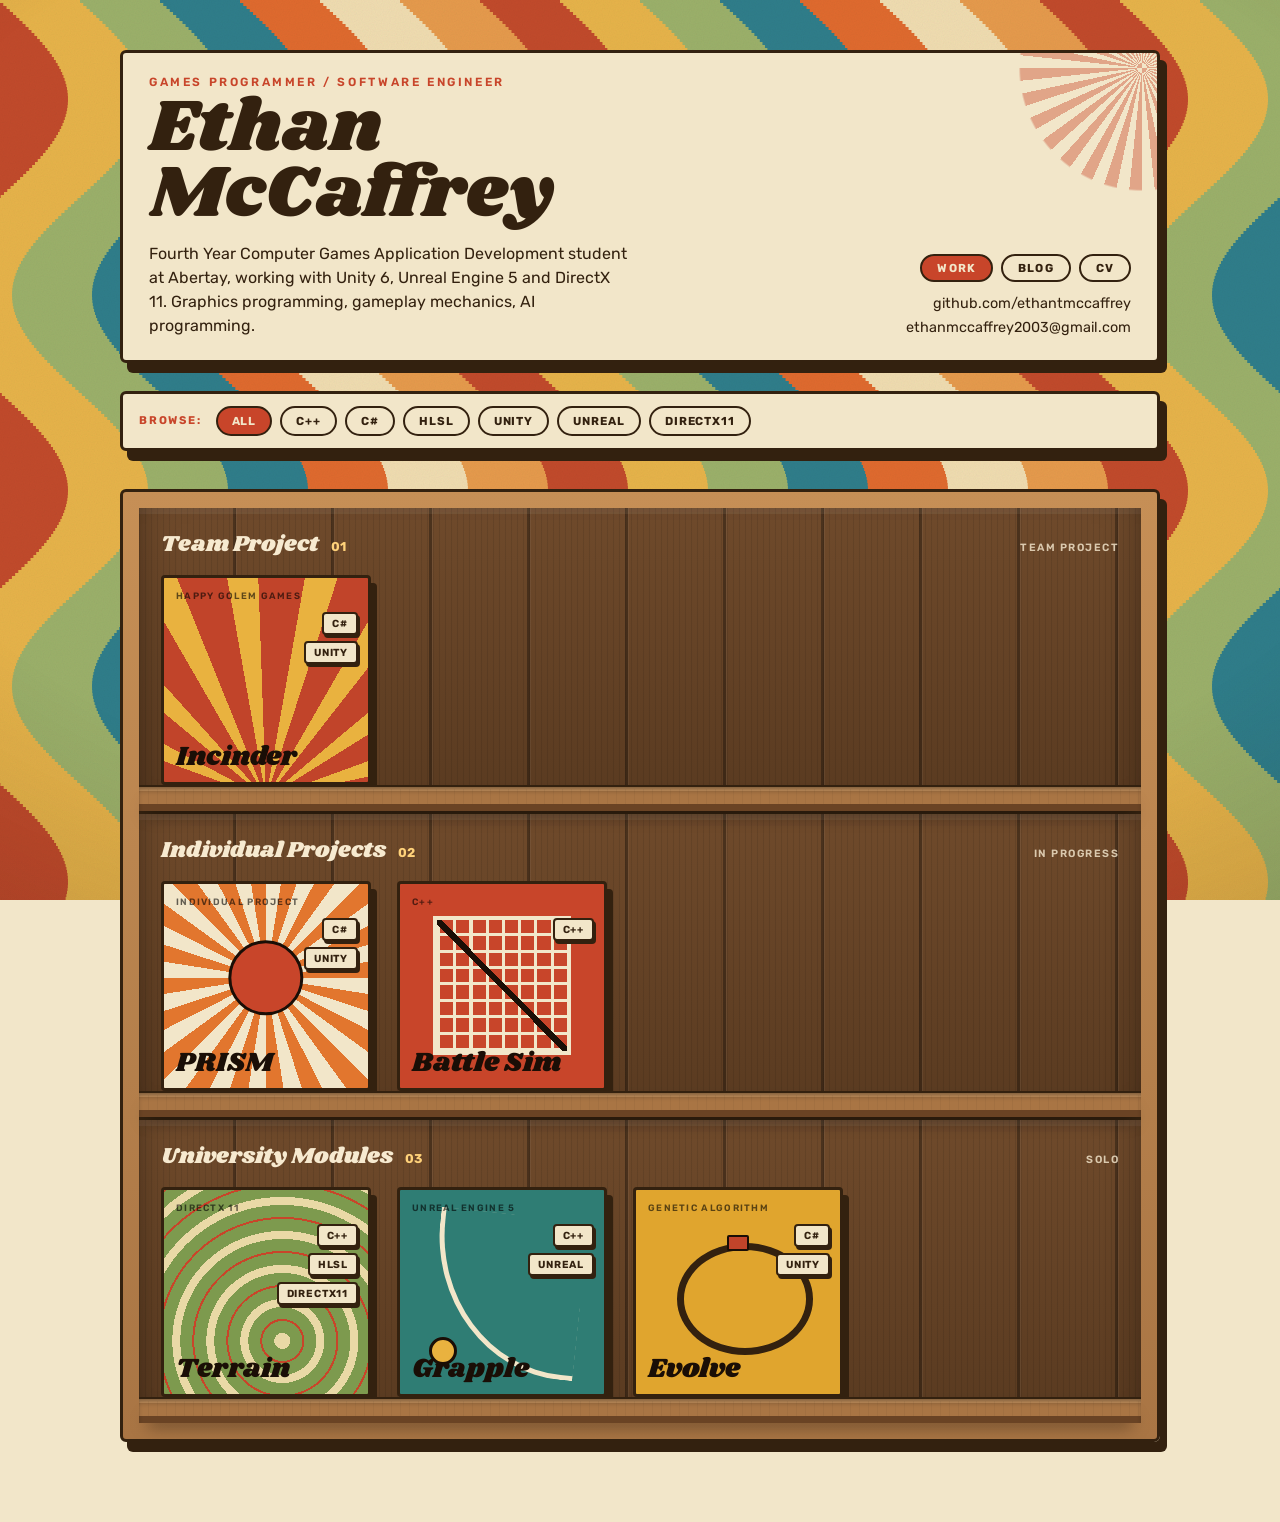
<file: index.html>
<!DOCTYPE html>
<html lang="en">
    <head>
        <meta charset="UTF-8">
        <meta name="viewport" content="width=device-width, initial-scale=1.0">
        <title>Ethan McCaffrey - Portfolio</title>

        <link rel="preconnect" href="https://fonts.googleapis.com">
        <link rel="preconnect" href="https://fonts.gstatic.com" crossorigin>
        <link rel="stylesheet" href="https://fonts.googleapis.com/css2?family=Shrikhand&family=Rubik:wght@400;500;600;700&display=swap">

        <link rel="stylesheet" href="style.css">
    </head>
    <body>
        <canvas id="wall"></canvas>
        <div id="wall-tint"></div>
        <div class="grain"></div>

        <div class="wrap">
            <header class="masthead">
                <div class="sunburst"></div>
                <div class="brand">
                    <p class="eyebrow">Games Programmer / Software Engineer</p>
                    <h1>Ethan<br>McCaffrey</h1>
                    <p class="tagline">Fourth Year Computer Games Application Development student at Abertay, working with Unity 6, Unreal Engine 5 and DirectX 11. Graphics programming, gameplay mechanics, AI programming.</p>
                </div>
                <div class="contact">
                    <nav class="nav">
                        <a href="index.html" class="nav-link is-current">Work</a>
                        <a href="blog.html" class="nav-link">Blog</a>
                        <a href="cv.html" class="nav-link">CV</a>
                    </nav>
                    <a href="https://github.com/ethantmccaffrey" target="_blank" rel="noopener">github.com/ethantmccaffrey</a>
                    <a href="mailto:ethanmccaffrey2003@gmail.com">ethanmccaffrey2003@gmail.com</a>
                </div>
            </header>

            <nav class="tool-filter" id="tool-filter" aria-label="Filter projects by tool"></nav>
            <main class="shelf" id="shelf"></main>
        </div>

        <section class="player" id="player" aria-hidden="true">
            <div class="player-bg" aria-hidden="true"></div>
            <div class="player-scroll">

                <div class="player-top">
                    <button class="back" id="back">&lsaquo; Back to shelf</button>
                    <span class="player-ctx" id="player-ctx">University Modules</span>
                </div>

                <div class="hero">
                    <div class="stage">
                        <div class="disc"></div>
                        <div class="player-art art cv-prism"></div>
                    </div>

                    <div class="player-info">
                        <p class="player-kicker">Individual Project</p>
                        <h2 class="player-title">PRISM</h2>
                        <p class="player-sub">Music-embodiment visualiser</p>
                        <p class="player-tech">Unity 6 &middot; C# &middot; Python</p>

                        <div class="scrub">
                            <div class="scrub-bar"><span id="player-progress"></span></div>
                            <div class="scrub-time"><span id="player-time">1:24</span><span id="player-year">2026</span></div>
                        </div>

                        <div class="controls">
                            <button id="prev" aria-label="Previous project"><svg viewBox="0 0 24 24"><path d="M7 6h2v12H7zM9 12l10 6V6z"/></svg></button>
                            <button class="play" aria-label="Play (decorative)"><svg viewBox="0 0 24 24"><path d="M8 5v14l11-7z"/></svg></button>
                            <button id="next" aria-label="Next project"><svg viewBox="0 0 24 24"><path d="M15 6h2v12h-2zM6 18l10-6L6 6z"/></svg></button>
                            <a class="gh" id="player-link" href="#" target="_blank" rel="noopener"></a>
                        </div>

                        <p class="player-blurb"></p>
                        <div class="tags" id="player-tags"></div>
                    </div>

                </div>

                <section class="insert" id="player-insert" hidden></section>

                <section class="sleeve-back" id="player-sleeve" hidden></section>

            </div>
        </section>

        <script src="script.js"></script>
    </body>
</html>
</file>
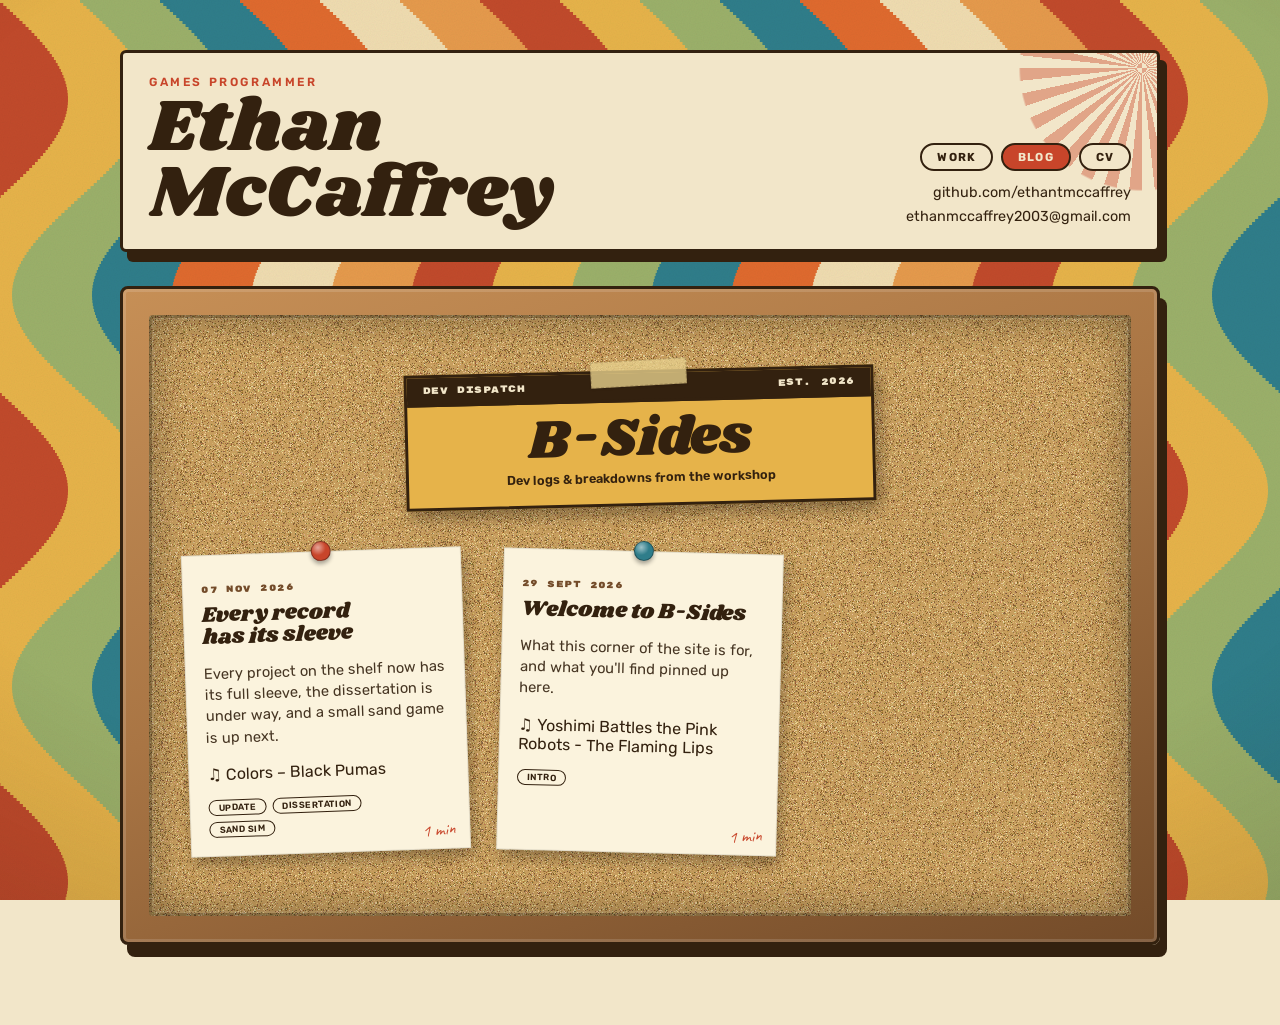
<file: blog.html>
<!DOCTYPE html>
<html lang="en">
<head>
<meta charset="UTF-8">
<meta name="viewport" content="width=device-width, initial-scale=1.0">
<title>Ethan McCaffrey - Blog</title>

<link rel="preconnect" href="https://fonts.googleapis.com">
<link rel="preconnect" href="https://fonts.gstatic.com" crossorigin>
<link rel="stylesheet" href="https://fonts.googleapis.com/css2?family=Shrikhand&family=Rubik:wght@400;500;600;700&family=Rubik+Mono+One&family=Caveat:wght@600;700&display=swap">
<link rel="stylesheet" href="style.css">

<style>
:root{ --gold:#e6b34a; --hand:"Caveat",cursive; --mono:"Rubik Mono One",monospace; }

.board{margin-top:34px;border-radius:8px;padding:clamp(16px,2.2vw,26px);
  background:linear-gradient(160deg,var(--wood-lite),var(--wood) 45%,var(--wood-dark));
  border:3px solid var(--ink);box-shadow:7px 12px 0 var(--ink), inset 0 0 0 3px #ffffff22;}
.cork{position:relative;border-radius:4px;border:3px solid #00000055;padding:clamp(24px,4vw,46px) clamp(18px,3vw,34px) clamp(40px,5vw,60px);
  background:#c69e5c url("images/cork.png");background-size:320px;
  box-shadow:inset 0 0 40px #00000055, inset 0 0 0 2px #ffffff14;}

.flyer{position:relative;width:min(470px,90%);margin:6px auto 44px;background:var(--gold);
  border:3px solid var(--ink);box-shadow:4px 8px 16px #00000055;transform:rotate(-1.4deg);}
.flyer-top{display:flex;justify-content:space-between;align-items:center;gap:10px;padding:7px 16px;border-bottom:3px solid var(--ink);
  background:var(--ink);color:var(--paper);font-family:var(--mono);font-size:.58rem;letter-spacing:.06em;text-transform:uppercase;}
.flyer-name{padding:14px 18px 18px;text-align:center;}
.flyer-name h2{font-family:var(--display);font-size:clamp(2.3rem,6.5vw,3.4rem);line-height:.85;color:var(--ink);}
.flyer-name p{font-family:var(--text);font-weight:600;font-size:.8rem;margin:.5rem 0 0;}
.flyer .tape{position:absolute;top:-13px;left:50%;transform:translateX(-50%) rotate(-2deg);width:96px;height:26px;z-index:2;
  background:#e7cf8bcc;border:1px dashed #33210f33;box-shadow:0 1px 2px #00000022;}

.notes{display:grid;grid-template-columns:repeat(auto-fill,minmax(250px,1fr));gap:clamp(26px,3vw,40px) clamp(22px,2.6vw,34px);}
.note{position:relative;display:block;text-decoration:none;color:var(--ink);background:#fbf3dd;
  border:1px solid #00000018;box-shadow:3px 7px 14px #00000048;padding:20px 18px 18px;
  transition:transform .18s var(--ease), box-shadow .18s var(--ease);}
.note:nth-child(3n+1){transform:rotate(-2deg);}
.note:nth-child(3n+2){transform:rotate(1.5deg);}
.note:nth-child(3n+3){transform:rotate(-.6deg);}
.note:hover{transform:rotate(0) translateY(-4px);box-shadow:5px 12px 20px #00000055;z-index:2;}
.pin{position:absolute;top:-11px;left:50%;transform:translateX(-50%);width:20px;height:20px;border-radius:50%;
  background:radial-gradient(circle at 35% 30%, #fff8, transparent 45%), var(--accent);
  border:1px solid #00000055;box-shadow:0 3px 4px #00000055;}
.note:nth-child(3n+2) .pin{background:radial-gradient(circle at 35% 30%, #fff8, transparent 45%), var(--teal, #2f7d8a);}
.note:nth-child(3n+3) .pin{background:radial-gradient(circle at 35% 30%, #fff8, transparent 45%), var(--gold);}
.note .date{font-family:var(--mono);font-size:.56rem;letter-spacing:.05em;text-transform:uppercase;color:var(--wood-dark);}
.note h3{font-family:var(--display);font-size:1.35rem;line-height:1.02;margin:.5rem 0 .5rem;}
.note .stand{font-size:.92rem;line-height:1.45;opacity:.9;}
.note .tags{margin-top:.8rem;display:flex;flex-wrap:wrap;gap:6px;}
.note .tags span{font-family:var(--text);font-weight:600;font-size:.56rem;letter-spacing:.05em;text-transform:uppercase;
  border:1.5px solid var(--ink);border-radius:100px;padding:2px 9px;}
.note .rt{font-family:var(--hand);font-size:1.1rem;color:var(--accent);position:absolute;right:14px;bottom:8px;transform:rotate(-4deg);}
.soundtrack{display:flex;align-items:center;gap:22px;margin-top:2.4rem;padding-top:1.8rem;border-top:2px dashed var(--line);}
.sound-disc{flex:0 0 auto;width:86px;aspect-ratio:1;border-radius:50%;border:3px solid var(--ink);box-shadow:4px 5px 0 var(--ink);
  background:
    radial-gradient(circle, var(--paper) 0 4%, var(--accent) 4% 24%, var(--ink) 24% 27%, transparent 27%),
    repeating-radial-gradient(circle, #1a0e06 0 3px, #2e1c10 3px 5px);}
.soundtrack:hover .sound-disc{animation:spin 3s linear infinite;}
@keyframes spin{to{transform:rotate(360deg);}}
@media (prefers-reduced-motion:reduce){.soundtrack:hover .sound-disc{animation:none;}}
.sound-label{font-family:var(--hand);font-size:1.35rem;color:var(--accent);margin:0;}
.sound-title{font-family:var(--display);font-size:1.8rem;line-height:1;margin:.15rem 0 .25rem;}
.sound-artist{font-weight:600;font-size:1rem;margin:0;opacity:.8;}
.note .tags{padding-right:52px;}

.blog-state{text-align:center;padding:44px 20px;font-size:1.05rem;line-height:1.6;color:var(--paper);text-shadow:1px 1px 0 #0006;}
.blog-state code{background:#0004;padding:2px 7px;border-radius:4px;font-family:var(--mono);font-size:.85em;}
.blog-state a{color:#fff;font-weight:700;}

.back-link{display:inline-flex;align-items:center;gap:7px;margin:0 auto 22px;background:var(--paper);border:2px solid var(--ink);
  color:var(--ink);border-radius:100px;padding:7px 16px;font-family:var(--text);font-weight:600;font-size:.82rem;text-decoration:none;cursor:pointer;
  box-shadow:2px 3px 0 var(--ink);}
.back-link:hover{background:var(--ink);color:var(--paper);}
.sheet{position:relative;max-width:760px;margin:0 auto;background:#fbf3dd;border:1px solid #00000018;
  box-shadow:4px 12px 26px #00000066;padding:38px clamp(22px,4vw,50px) 44px;}
.sheet .pin{top:-13px;width:22px;height:22px;}
.sheet .kicker{font-family:var(--mono);font-size:.64rem;letter-spacing:.06em;text-transform:uppercase;color:var(--wood-dark);}
.sheet h1{font-family:var(--display);font-size:clamp(2rem,5vw,3rem);line-height:1;margin:.4rem 0 1rem;}
.sheet .a-tags{display:flex;flex-wrap:wrap;gap:8px;margin-bottom:1.4rem;}
.sheet .a-tags span{font-family:var(--text);font-weight:600;font-size:.62rem;letter-spacing:.05em;text-transform:uppercase;border:2px solid var(--ink);border-radius:100px;padding:3px 11px;}
.article-body{font-size:1.05rem;line-height:1.66;}
.article-body h1,.article-body h2,.article-body h3{font-family:var(--display);line-height:1.05;margin:1.6rem 0 .6rem;}
.article-body h2{font-size:1.5rem;} .article-body h3{font-size:1.2rem;}
.article-body p{margin:0 0 1rem;}
.article-body a{color:var(--accent);}
.article-body img{max-width:100%;height:auto;border:3px solid var(--ink);border-radius:4px;}
.article-body pre{background:var(--ink);color:var(--paper);padding:14px 16px;border-radius:6px;overflow:auto;font-size:.9rem;}
.article-body code{font-family:var(--mono);font-size:.86em;}
.article-body pre code{background:none;}
.article-body blockquote{border-left:4px solid var(--accent);margin:1rem 0;padding:.2rem 0 .2rem 16px;opacity:.9;}
.wrap-narrow{padding-top:6px;}
</style>
</head>
<body>
<canvas id="wall"></canvas>
<div id="wall-tint"></div>
<div class="grain"></div>

<div class="wrap">
    <header class="masthead">
        <div class="sunburst"></div>
        <div class="brand">
            <p class="eyebrow">Games Programmer</p>
            <h1>Ethan<br>McCaffrey</h1>
        </div>
        <div class="contact">
            <nav class="nav">
                <a href="index.html" class="nav-link">Work</a>
                <a href="blog.html" class="nav-link is-current">Blog</a>
                <a href="cv.html" class="nav-link">CV</a>
            </nav>
            <a href="https://github.com/ethantmccaffrey" target="_blank" rel="noopener">github.com/ethantmccaffrey</a>
            <a href="mailto:ethanmccaffrey2003@gmail.com">ethanmccaffrey2003@gmail.com</a>
        </div>
    </header>

    <div class="board">
        <div class="cork">
            <div class="flyer">
                <span class="tape"></span>
                <div class="flyer-top"><span>Dev Dispatch</span><span>Est. 2026</span></div>
                <div class="flyer-name">
                    <h2>B-Sides</h2>
                    <p>Dev logs &amp; breakdowns from the workshop</p>
                </div>
            </div>

            <div id="blog-view">
                <div class="blog-state">Loading posts&hellip;</div>
            </div>
        </div>
    </div>
</div>

<script>
    const wall = document.getElementById("wall");
    const wx = wall.getContext("2d");
    const STRIPES = ["#e6b34a", "#9bb06a", "#2f7d8a", "#df6a2e", "#efdcb0", "#e59a4c", "#c14a2b"];
    function drawWall() {
        const W = wall.width = innerWidth, H = wall.height = innerHeight;
        const sw = Math.max(46, W / 16), amp = sw * 0.85, k = 6.283 / (H / 2.3);
        for (let y = 0; y < H; y += 3) {
            const off = Math.sin(y * k) * amp;
            for (let i = -3; i * sw < W + sw + amp; i++) {
                wx.fillStyle = STRIPES[((i % STRIPES.length) + STRIPES.length) % STRIPES.length];
                wx.fillRect(i * sw + off, y, sw + 1, 4);
            }
        }
    }
    drawWall(); addEventListener("resize", drawWall);
</script>
<script src="blog.js"></script>
</body>
</html>
</file>
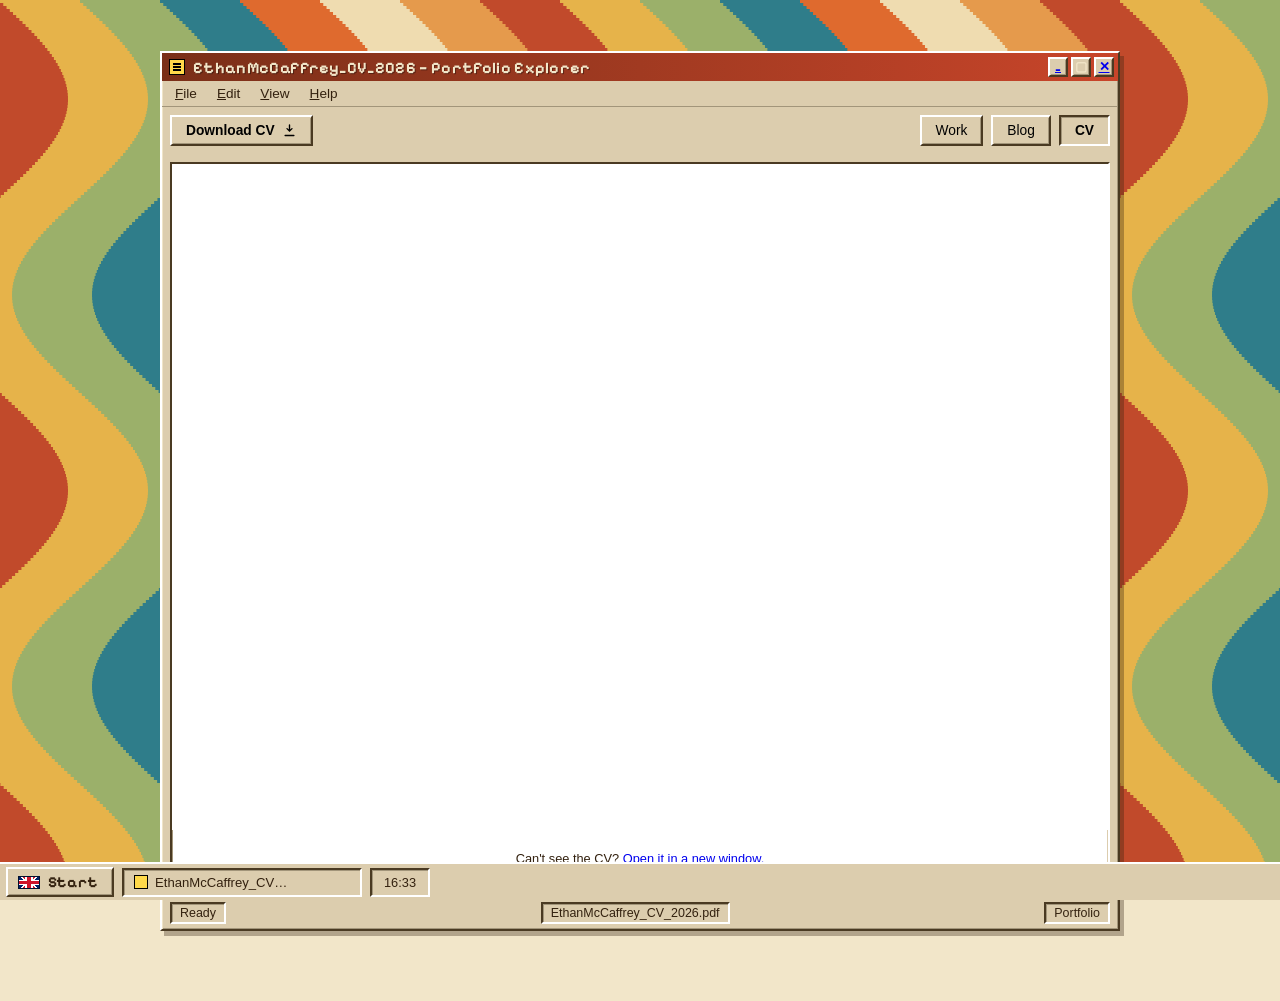
<file: cv.html>
<!DOCTYPE html>
<html lang="en">
<head>
<meta charset="UTF-8">
<meta name="viewport" content="width=device-width, initial-scale=1.0">
<title>Ethan McCaffrey - CV</title>
<link rel="preconnect" href="https://fonts.googleapis.com">
<link rel="preconnect" href="https://fonts.gstatic.com" crossorigin>
<link rel="stylesheet" href="https://fonts.googleapis.com/css2?family=Pixelify+Sans:wght@400;500;600;700&display=swap">
<style>
:root{
  --face:#dccdae; --gray-d:#a2957a; --shadow:#4a3a22;
  --title1:#7a2f18; --title2:#c8452a;
  --paper:#f2e6c9; --ink:#33210f;
  --ui:"Tahoma",Verdana,Geneva,sans-serif;
  --pix:"Pixelify Sans","Tahoma",sans-serif;
}
*{box-sizing:border-box;}
html,body{height:100%;}
body{margin:0;font-family:var(--ui);color:var(--ink);overflow-x:hidden;background:var(--paper);}
#wall{position:fixed;inset:0;z-index:0;pointer-events:none;}

.rain{position:fixed;inset:0;z-index:1;pointer-events:none;overflow:hidden;}
.disc{position:absolute;top:-16vh;border-radius:50%;pointer-events:none;opacity:.9;
  background:
    radial-gradient(circle at 50% 50%, #0a0a0a 0 7%, #cf4a2a 8% 20%, #0a0a0a 21% 24%, transparent 24%),
    repeating-radial-gradient(circle at 50% 50%, #191919 0 1.5px, #2a2a2a 1.5px 3px);
  box-shadow:2px 3px 4px #0004, inset 0 0 5px #0006, 0 0 0 1px #f2e6c94d;
  animation:fall linear infinite;}
@keyframes fall{ to{ transform:translateY(128vh) rotate(560deg);} }

.bevel-out{border:2px solid;border-color:#fff var(--shadow) var(--shadow) #fff;
  box-shadow:inset 1px 1px 0 var(--face), inset -1px -1px 0 var(--gray-d);}
.bevel-in{border:2px solid;border-color:var(--shadow) #fff #fff var(--shadow);
  box-shadow:inset 1px 1px 0 var(--gray-d), inset -1px -1px 0 var(--face);}

.desktop{position:relative;z-index:2;min-height:100vh;padding:clamp(20px,4vw,54px) clamp(12px,3vw,40px) 70px;display:flex;justify-content:center;}
.window{width:min(960px,100%);background:var(--face);border:2px solid;border-color:#fff var(--shadow) var(--shadow) #fff;
  box-shadow:inset 1px 1px 0 #efe4c8, inset -1px -1px 0 var(--gray-d), 4px 5px 0 #33210f55;align-self:flex-start;}
.titlebar{display:flex;align-items:center;gap:8px;padding:4px 4px 4px 7px;
  background:linear-gradient(90deg,var(--title1),var(--title2));color:var(--paper);}
.titlebar .ico{width:16px;height:16px;background:#ffd94a;border:1px solid #000;position:relative;flex:0 0 auto;}
.titlebar .ico::after{content:"";position:absolute;inset:3px 3px auto 3px;height:2px;background:#000;box-shadow:0 3px 0 #000,0 6px 0 #000;}
.title{font-family:var(--pix);font-weight:700;font-size:1rem;letter-spacing:.02em;flex:1;text-shadow:1px 1px 0 #00000060;white-space:nowrap;overflow:hidden;text-overflow:ellipsis;}
.tbtns{display:flex;gap:3px;}
.tbtn{width:20px;height:20px;background:var(--face);display:grid;place-items:center;font-family:var(--pix);font-weight:700;font-size:.8rem;line-height:1;cursor:default;}

.menubar{display:flex;gap:2px;padding:3px 4px;font-family:var(--ui);font-size:.85rem;border-bottom:1px solid var(--gray-d);}
.menubar span{padding:2px 9px;}
.menubar span u{text-decoration:underline;}

.toolbar{display:flex;flex-wrap:wrap;align-items:center;gap:8px;padding:8px;}
.osbtn{font-family:var(--ui);font-size:.86rem;background:var(--face);color:#000;text-decoration:none;
  padding:6px 14px;cursor:pointer;display:inline-flex;align-items:center;gap:7px;}
.osbtn:active{border-color:#000 #fff #fff #000 !important;}
.osbtn.current,.osbtn.primary{font-weight:700;}
.spacer{flex:1;}

.win-body{padding:8px;}
.doc-frame{background:#fff;}
.doc-frame iframe{display:block;width:100%;height:74vh;border:0;background:#fff;}
.doc-fallback{font-family:var(--ui);font-size:.8rem;text-align:center;padding:8px;}
.win-status{display:flex;justify-content:space-between;font-family:var(--ui);font-size:.78rem;padding:5px 8px;gap:8px;}
.win-status .cell{padding:2px 8px;}

.taskbar{position:fixed;left:0;right:0;bottom:0;height:38px;z-index:5;display:flex;align-items:center;gap:8px;padding:4px 6px;
  background:var(--face);border-top:2px solid #fff;}
.start{font-family:var(--pix);font-weight:700;font-size:.95rem;padding:4px 14px 4px 10px;display:flex;align-items:center;gap:8px;cursor:default;}

.start .flag{width:22px;height:13px;border:1px solid #00102e;
  background:
    linear-gradient(0deg, transparent 38%, #cf142b 38% 62%, transparent 62%),
    linear-gradient(90deg, transparent 38%, #cf142b 38% 62%, transparent 62%),
    linear-gradient(0deg, transparent 30%, #fff 30% 70%, transparent 70%),
    linear-gradient(90deg, transparent 30%, #fff 30% 70%, transparent 70%),
    linear-gradient(45deg, transparent 46%, #cf142b 46% 54%, transparent 54%),
    linear-gradient(-45deg, transparent 46%, #cf142b 46% 54%, transparent 54%),
    linear-gradient(45deg, transparent 40%, #fff 40% 60%, transparent 60%),
    linear-gradient(-45deg, transparent 40%, #fff 40% 60%, transparent 60%),
    #012169;}
.task-open{flex:1;max-width:240px;font-size:.82rem;padding:5px 10px;display:flex;align-items:center;gap:7px;}
.task-open .mini{width:14px;height:14px;background:#ffd94a;border:1px solid #000;flex:0 0 auto;}
.tray{font-family:var(--ui);font-size:.8rem;padding:5px 12px;}
</style>
</head>
<body>
<canvas id="wall"></canvas>
<div class="rain" id="rain"></div>

<div class="desktop">
  <div class="window">
    <div class="titlebar">
      <span class="ico"></span>
      <span class="title">EthanMcCaffrey_CV_2026 — Portfolio Explorer</span>
      <span class="tbtns">
        <a class="tbtn bevel-out" href="index.html" title="Back to shelf">_</a>
        <span class="tbtn bevel-out">▢</span>
        <a class="tbtn bevel-out" href="index.html" title="Close">✕</a>
      </span>
    </div>

    <div class="menubar">
      <span><u>F</u>ile</span><span><u>E</u>dit</span><span><u>V</u>iew</span><span><u>H</u>elp</span>
    </div>

    <div class="toolbar">
      <a class="osbtn bevel-out primary" href="assets/EthanMcCaffrey_CV_2026.pdf" download>Download CV
        <svg class="dl-ico" viewBox="0 0 24 24" width="15" height="15"><path d="M12 3v10m0 0l-4-4m4 4l4-4M5 20h14" fill="none" stroke="currentColor" stroke-width="2.2" stroke-linecap="round" stroke-linejoin="round"/></svg>
      </a>
      <span class="spacer"></span>
      <a class="osbtn bevel-out" href="index.html">Work</a>
      <a class="osbtn bevel-out" href="blog.html">Blog</a>
      <a class="osbtn bevel-in current" href="cv.html">CV</a>
    </div>

    <div class="win-body">
      <div class="doc-frame bevel-in">
        <iframe title="Ethan McCaffrey CV" src="assets/EthanMcCaffrey_CV_2026.pdf#toolbar=0&navpanes=0&view=FitH"></iframe>
        <p class="doc-fallback">Can't see the CV? <a href="assets/EthanMcCaffrey_CV_2026.pdf" target="_blank" rel="noopener">Open it in a new window.</a></p>
      </div>
    </div>

    <div class="win-status">
      <span class="cell bevel-in">Ready</span>
      <span class="cell bevel-in">EthanMcCaffrey_CV_2026.pdf</span>
      <span class="cell bevel-in">Portfolio</span>
    </div>
  </div>
</div>

<div class="taskbar">
  <span class="start bevel-out"><span class="flag"></span>Start</span>
  <span class="task-open bevel-in"><span class="mini"></span>EthanMcCaffrey_CV…</span>
  <span class="tray bevel-in" id="clock">--:--</span>
</div>

<script>
  function tick(){
    const d=new Date();
    document.getElementById('clock').textContent =
      d.getHours().toString().padStart(2,'0')+':'+d.getMinutes().toString().padStart(2,'0');
  }
  tick(); setInterval(tick,10000);

  const wall = document.getElementById("wall");
  const wx = wall.getContext("2d");
  const STRIPES = ["#e6b34a", "#9bb06a", "#2f7d8a", "#df6a2e", "#efdcb0", "#e59a4c", "#c14a2b"];
  function drawWall() {
    const W = wall.width = innerWidth;
    const H = wall.height = innerHeight;
    const sw = Math.max(46, W / 16);
    const amp = sw * 0.85;
    const k = 6.283 / (H / 2.3);
    for (let y = 0; y < H; y += 3) {
      const off = Math.sin(y * k) * amp;
      for (let i = -3; i * sw < W + sw + amp; i++) {
        wx.fillStyle = STRIPES[((i % STRIPES.length) + STRIPES.length) % STRIPES.length];
        wx.fillRect(i * sw + off, y, sw + 1, 4);
      }
    }
  }
  drawWall();
  addEventListener("resize", drawWall);

  const rain = document.getElementById('rain');
  for (let i = 0; i < 11; i++) {
    const d = document.createElement('div');
    d.className = 'disc';
    const size = 26 + Math.random() * 44;
    d.style.width = d.style.height = size + 'px';
    d.style.left = (Math.random() * 100) + 'vw';
    d.style.animationDuration = (8 + Math.random() * 9) + 's';
    d.style.animationDelay = (-Math.random() * 16) + 's';
    rain.appendChild(d);
  }
</script>
</body>
</html>
</file>
<file: style.css>
:root {
  --paper:#f2e6c9;   
  --ink:#33210f;  
  --accent: #c8452a;   
  --line: #33210f33;

  --wood: #a97544;   
  --wood-lite: #c68f56;
  --wood-dark: #734b29;

  --display: "Shrikhand", Georgia, serif;     
  --text: "Rubik", system-ui, sans-serif;   
  --ease: cubic-bezier(.34,.09,.2,1);
}

* { box-sizing: border-box; }
html, body { height: 100%; }
body {
  margin: 0;
  background: var(--paper);
  color: var(--ink);
  font-family: var(--text);
  -webkit-font-smoothing: antialiased;
  overflow-x: hidden;
}
h1, h2, h3 { margin: 0; font-weight: 400; text-wrap: balance; }

#wall { position: fixed; inset: 0; z-index: -3; }
#wall-tint {
  position: fixed; inset: 0; z-index: -2; pointer-events: none;
  background: radial-gradient(120% 105% at 50% 38%, transparent 52%, #1a0e0640 100%);
}
.grain {
  position: fixed; inset: 0; z-index: -1; pointer-events: none;
  opacity: .10; mix-blend-mode: multiply;
  background-image: url("data:image/svg+xml,%3Csvg xmlns='http://www.w3.org/2000/svg' width='100' height='100'%3E%3Cfilter id='n'%3E%3CfeTurbulence type='fractalNoise' baseFrequency='.85' numOctaves='2'/%3E%3C/filter%3E%3Crect width='100%25' height='100%25' filter='url(%23n)'/%3E%3C/svg%3E");
}

.wrap { max-width: 1120px; margin: 0 auto; padding: clamp(26px,5vw,50px) clamp(18px,4vw,40px) 80px; }

.masthead {
  position: relative; overflow: hidden;
  display: flex; flex-wrap: wrap; align-items: flex-end; justify-content: space-between; gap: 22px;
  background: var(--paper); border: 3px solid var(--ink); border-radius: 6px;
  box-shadow: 7px 10px 0 var(--ink); padding: 22px 26px;
}
.brand, .contact { position: relative; z-index: 1; }

.sunburst {
  position: absolute; top: -128px; right: -128px; width: 286px; height: 286px; z-index: 0; opacity: .4; pointer-events: none;
  background: repeating-conic-gradient(from 0deg at 50% 50%, var(--accent) 0deg 6deg, transparent 6deg 12deg);
  -webkit-mask: radial-gradient(circle, #000 60%, transparent 61%);
          mask: radial-gradient(circle, #000 60%, transparent 61%);
}
.eyebrow {
  font-family: var(--text); font-weight: 600; font-size: .74rem;
  letter-spacing: .22em; text-transform: uppercase; color: var(--accent); margin: 0 0 6px;
}
.masthead h1 { font-family: var(--display); font-size: clamp(2.6rem,7.5vw,4.6rem); line-height: .9; color: var(--ink); }
.tagline { max-width: 48ch; margin: .9rem 0 0; font-size: 1rem; line-height: 1.5; }

.contact { display: flex; flex-direction: column; align-items: flex-end; gap: 5px; text-align: right; font-size: .9rem; }
.now-spinning {
  display: flex; align-items: center; gap: 8px; margin: 0 0 3px;
  font-weight: 600; font-size: .72rem; letter-spacing: .06em; text-transform: uppercase;
}
.dot { width: 10px; height: 10px; border-radius: 50%; background: var(--accent); border: 2px solid var(--ink); }
.contact a { color: var(--ink); text-decoration: none; border-bottom: 2px solid transparent; }
.contact a:hover { border-color: var(--accent); }

.nav { display: flex; flex-wrap: wrap; justify-content: flex-end; gap: 8px; margin-bottom: 8px; }
.contact .nav-link {
  font-family: var(--text); font-weight: 700; font-size: .72rem; letter-spacing: .1em; text-transform: uppercase;
  color: var(--ink); text-decoration: none; background: var(--paper);
  border: 2px solid var(--ink); border-radius: 100px; padding: 5px 15px;
  transition: background .2s var(--ease), color .2s var(--ease);
}
.contact .nav-link:hover { background: var(--ink); color: var(--paper); }
.contact .nav-link.is-current { background: var(--accent); color: var(--paper); }

#shelf {
  margin-top: 38px; border: 3px solid var(--ink); border-radius: 6px; overflow: hidden; padding: 16px;
  background: linear-gradient(180deg, #c68f56, #a97544);  
  box-shadow: 7px 10px 0 var(--ink);
}

.unit {
  position: relative; padding: 20px 22px 0; color: #f7ead0; border-bottom: 3px solid var(--ink);
  background:
    repeating-linear-gradient(90deg, rgba(0,0,0,.09) 0 1px, transparent 1px 6px),
    repeating-linear-gradient(90deg, transparent 0 94px, rgba(0,0,0,.32) 94px 97px, rgba(255,255,255,.05) 97px 98px),
    linear-gradient(180deg, #6f4a2b, #593a20);
  box-shadow: inset 0 -20px 26px -16px #00000075,
              inset 22px 0 44px -32px #00000070, inset -22px 0 44px -32px #00000070,
              inset 0 6px 0 0 #ffffff10;
}
.unit:last-child { border-bottom: 0; }

.row-head { display: flex; align-items: baseline; gap: 12px; margin-bottom: 14px; }
.row-head h2 { font-family: var(--display); font-size: 1.4rem; color: inherit; }
.count { font-family: var(--text); font-weight: 700; font-size: .8rem; color: #ffd27a; }
.side  { margin-left: auto; font-family: var(--text); font-weight: 600; font-size: .66rem; letter-spacing: .14em; text-transform: uppercase; opacity: .8; }

.crate { display: flex; align-items: flex-end; gap: clamp(16px,2.4vw,26px); overflow-x: auto; padding-bottom: 0; scroll-snap-type: x proximity; }

.ledge {
  margin: 0 -22px; height: 26px; position: relative; z-index: 2; border-top: 2px solid var(--ink);
  background: linear-gradient(180deg, #cd9760 0 4px, #a97544 4px 17px, #6a4324 17px 26px);
  box-shadow: inset 0 5px 6px -3px #0000007a, 0 12px 16px -9px #00000080;
}
.ledge::before {
  content: ""; position: absolute; top: 2px; left: 0; right: 0; height: 15px; opacity: .28;
  background: repeating-linear-gradient(90deg, #00000026 0 1px, transparent 1px 9px);
}

.sleeve {
  scroll-snap-align: start; flex: 0 0 clamp(172px,22vw,210px);
  background: none; border: 0; padding: 0; cursor: pointer; text-align: left; color: inherit; font: inherit;
}
.art {
  position: relative; aspect-ratio: 1; border-radius: 4px; overflow: hidden;
  border: 3px solid var(--ink); box-shadow: 6px 8px 0 var(--ink);
  transition: transform .28s var(--ease), box-shadow .28s var(--ease);
}
.sleeve:hover .art { transform: translate(-3px,-4px); box-shadow: 10px 13px 0 var(--ink); }
.tools { position: absolute; top: 34px; right: 10px; z-index: 3; display: flex; flex-direction: column; align-items: flex-end; gap: 6px; pointer-events: none; }
.tool { font-family: var(--text); font-weight: 700; font-size: .64rem; letter-spacing: .08em; text-transform: uppercase;
  background: var(--paper); color: var(--ink); border: 2px solid var(--ink); border-radius: 4px; padding: 3px 8px;
box-shadow: 2px 3px 0 var(--ink); }

.tool-filter { display: flex; flex-wrap: wrap; align-items: center; gap: 8px; margin-top: 28px; padding: 12px 16px;
  background: var(--paper); border: 3px solid var(--ink); border-radius: 6px; box-shadow: 7px 10px 0 var(--ink); }
.filter-label { font-family: var(--text); font-weight: 700; font-size: .7rem; letter-spacing: .16em; text-transform: uppercase; color: var(--accent); margin-right: 6px; }
.filter-btn { font-family: var(--text); font-weight: 700; font-size: .72rem; letter-spacing: .08em; text-transform: uppercase;
  border: 2px solid var(--ink); border-radius: 100px; padding: 6px 14px; background: var(--paper); color: var(--ink); cursor: pointer; }
.filter-btn:hover { background: var(--ink); color: var(--paper); }
.filter-btn.is-active { background: var(--accent); color: var(--paper); }
.sleeve { transition: opacity .25s, filter .25s; }
.sleeve.is-dimmed { opacity: .25; filter: grayscale(1); }
.art img { width: 100%; height: 100%; object-fit: cover; display: block; }  

.cover-label { position: absolute; inset: 0; z-index: 2; padding: 12px; display: flex; flex-direction: column; justify-content: space-between; }
.cover-kicker { font-family: var(--text); font-weight: 600; font-size: .58rem; letter-spacing: .14em; text-transform: uppercase; color: #00000099; }
.cover-title  { font-family: var(--display); font-size: 1.7rem; line-height: .9; color: #1a0e06; }

.cv-terrain { background: #7d9a4e; }
.cv-terrain::before { content:""; position:absolute; inset:0; background:repeating-radial-gradient(circle at 58% 74%, #e9d9a6 0 8px, transparent 8px 20px, #c8452a 20px 22px, transparent 22px 34px); }
.cv-grapple { background: #2f7d74; }
.cv-grapple::before { content:""; position:absolute; left:16%; top:12%; width:70%; height:76%; border-left:5px solid #f2e6c9; border-bottom:5px solid #f2e6c9; border-radius:0 0 0 92%; transform:rotate(6deg); }
.cv-grapple::after  { content:""; position:absolute; left:14%; bottom:14%; width:22px; height:22px; border-radius:50%; background:#e9b23f; border:3px solid #1a0e06; }
.cv-prism { background: #e2762e; }
.cv-prism::before { content:""; position:absolute; inset:0; background:repeating-conic-gradient(from 0deg at 50% 46%, #f2e6c9 0 9deg, transparent 9deg 18deg); }
.cv-prism::after  { content:""; position:absolute; left:50%; top:46%; width:34%; aspect-ratio:1; transform:translate(-50%,-50%); border-radius:50%; background:#c8452a; border:3px solid #1a0e06; }
.cv-incinder { background: #c1442a; }
.cv-incinder::before { content:""; position:absolute; inset:0; background:repeating-conic-gradient(from 90deg at 50% 108%, #e9b23f 0 8deg, transparent 8deg 20deg); }
.cv-battle { background: #c8452a; }
.cv-battle::before { content:""; position:absolute; inset:16%; border:4px solid #f2e6c9;
  background:
    linear-gradient(to top right, transparent calc(50% - 3px), #1a0e06 calc(50% - 3px) calc(50% + 3px), transparent calc(50% + 3px)),
    repeating-linear-gradient(90deg, #f2e6c9 0 3px, transparent 3px 12.5%),
    repeating-linear-gradient(0deg, #f2e6c9 0 3px, transparent 3px 12.5%); }
.cv-ai { background:#e0a52e; }
.cv-ai::before { content:""; position:absolute; left:20%; top:26%; width:60%; height:48%; border:7px solid #33210f; border-radius:50%; }
.cv-ai::after { content:""; position:absolute; left:50%; top:26%; transform:translate(-50%,-50%); width:18px; height:12px; border-radius:2px; background:#c1442a; border:2px solid #1a0e06; }

.player {
  position: fixed; inset: 0; z-index: 40; background: var(--paper);
  opacity: 0; visibility: hidden; transition: opacity .35s var(--ease), visibility .35s; overflow-y: auto;
}
.player.open { opacity: 1; visibility: visible; }
[hidden] { display: none !important; }

.player-bg { position: fixed; inset: 0; z-index: 0; pointer-events: none; background: url("data:image/svg+xml,%3Csvg%20xmlns%3D%22http%3A%2F%2Fwww.w3.org%2F2000%2Fsvg%22%20viewBox%3D%220%200%202000%201200%22%20width%3D%222000%22%20height%3D%221200%22%20preserveAspectRatio%3D%22none%22%3E%0A%3Cpath%20d%3D%22M%2046.0%200.0%20L%2048.7%2015.0%20L%2051.3%2030.0%20L%2053.9%2045.0%20L%2056.5%2060.0%20L%2059.0%2075.0%20L%2061.4%2090.0%20L%2063.8%20105.0%20L%2066.0%20120.0%20L%2068.1%20135.0%20L%2070.0%20150.0%20L%2071.9%20165.0%20L%2073.5%20180.0%20L%2075.0%20195.0%20L%2076.3%20210.0%20L%2077.4%20225.0%20L%2078.3%20240.0%20L%2079.1%20255.0%20L%2079.6%20270.0%20L%2079.9%20285.0%20L%2080.0%20300.0%20L%2079.9%20315.0%20L%2079.6%20330.0%20L%2079.1%20345.0%20L%2078.3%20360.0%20L%2077.4%20375.0%20L%2076.3%20390.0%20L%2075.0%20405.0%20L%2073.5%20420.0%20L%2071.9%20435.0%20L%2070.0%20450.0%20L%2068.1%20465.0%20L%2066.0%20480.0%20L%2063.8%20495.0%20L%2061.4%20510.0%20L%2059.0%20525.0%20L%2056.5%20540.0%20L%2053.9%20555.0%20L%2051.3%20570.0%20L%2048.7%20585.0%20L%2046.0%20600.0%20L%2043.3%20615.0%20L%2040.7%20630.0%20L%2038.1%20645.0%20L%2035.5%20660.0%20L%2033.0%20675.0%20L%2030.6%20690.0%20L%2028.2%20705.0%20L%2026.0%20720.0%20L%2023.9%20735.0%20L%2022.0%20750.0%20L%2020.1%20765.0%20L%2018.5%20780.0%20L%2017.0%20795.0%20L%2015.7%20810.0%20L%2014.6%20825.0%20L%2013.7%20840.0%20L%2012.9%20855.0%20L%2012.4%20870.0%20L%2012.1%20885.0%20L%2012.0%20900.0%20L%2012.1%20915.0%20L%2012.4%20930.0%20L%2012.9%20945.0%20L%2013.7%20960.0%20L%2014.6%20975.0%20L%2015.7%20990.0%20L%2017.0%201005.0%20L%2018.5%201020.0%20L%2020.1%201035.0%20L%2022.0%201050.0%20L%2023.9%201065.0%20L%2026.0%201080.0%20L%2028.2%201095.0%20L%2030.6%201110.0%20L%2033.0%201125.0%20L%2035.5%201140.0%20L%2038.1%201155.0%20L%2040.7%201170.0%20L%2043.3%201185.0%20L%2046.0%201200.0%22%20fill%3D%22none%22%20stroke%3D%22%231f4a5c%22%20stroke-width%3D%2240%22%20stroke-linecap%3D%22round%22%2F%3E%0A%3Cpath%20d%3D%22M%201954.0%200.0%20L%201951.3%2015.0%20L%201948.7%2030.0%20L%201946.1%2045.0%20L%201943.5%2060.0%20L%201941.0%2075.0%20L%201938.6%2090.0%20L%201936.2%20105.0%20L%201934.0%20120.0%20L%201931.9%20135.0%20L%201930.0%20150.0%20L%201928.1%20165.0%20L%201926.5%20180.0%20L%201925.0%20195.0%20L%201923.7%20210.0%20L%201922.6%20225.0%20L%201921.7%20240.0%20L%201920.9%20255.0%20L%201920.4%20270.0%20L%201920.1%20285.0%20L%201920.0%20300.0%20L%201920.1%20315.0%20L%201920.4%20330.0%20L%201920.9%20345.0%20L%201921.7%20360.0%20L%201922.6%20375.0%20L%201923.7%20390.0%20L%201925.0%20405.0%20L%201926.5%20420.0%20L%201928.1%20435.0%20L%201930.0%20450.0%20L%201931.9%20465.0%20L%201934.0%20480.0%20L%201936.2%20495.0%20L%201938.6%20510.0%20L%201941.0%20525.0%20L%201943.5%20540.0%20L%201946.1%20555.0%20L%201948.7%20570.0%20L%201951.3%20585.0%20L%201954.0%20600.0%20L%201956.7%20615.0%20L%201959.3%20630.0%20L%201961.9%20645.0%20L%201964.5%20660.0%20L%201967.0%20675.0%20L%201969.4%20690.0%20L%201971.8%20705.0%20L%201974.0%20720.0%20L%201976.1%20735.0%20L%201978.0%20750.0%20L%201979.9%20765.0%20L%201981.5%20780.0%20L%201983.0%20795.0%20L%201984.3%20810.0%20L%201985.4%20825.0%20L%201986.3%20840.0%20L%201987.1%20855.0%20L%201987.6%20870.0%20L%201987.9%20885.0%20L%201988.0%20900.0%20L%201987.9%20915.0%20L%201987.6%20930.0%20L%201987.1%20945.0%20L%201986.3%20960.0%20L%201985.4%20975.0%20L%201984.3%20990.0%20L%201983.0%201005.0%20L%201981.5%201020.0%20L%201979.9%201035.0%20L%201978.0%201050.0%20L%201976.1%201065.0%20L%201974.0%201080.0%20L%201971.8%201095.0%20L%201969.4%201110.0%20L%201967.0%201125.0%20L%201964.5%201140.0%20L%201961.9%201155.0%20L%201959.3%201170.0%20L%201956.7%201185.0%20L%201954.0%201200.0%22%20fill%3D%22none%22%20stroke%3D%22%231f4a5c%22%20stroke-width%3D%2240%22%20stroke-linecap%3D%22round%22%2F%3E%0A%3Cpath%20d%3D%22M%2098.0%200.0%20L%20100.7%2015.0%20L%20103.3%2030.0%20L%20105.9%2045.0%20L%20108.5%2060.0%20L%20111.0%2075.0%20L%20113.4%2090.0%20L%20115.8%20105.0%20L%20118.0%20120.0%20L%20120.1%20135.0%20L%20122.0%20150.0%20L%20123.9%20165.0%20L%20125.5%20180.0%20L%20127.0%20195.0%20L%20128.3%20210.0%20L%20129.4%20225.0%20L%20130.3%20240.0%20L%20131.1%20255.0%20L%20131.6%20270.0%20L%20131.9%20285.0%20L%20132.0%20300.0%20L%20131.9%20315.0%20L%20131.6%20330.0%20L%20131.1%20345.0%20L%20130.3%20360.0%20L%20129.4%20375.0%20L%20128.3%20390.0%20L%20127.0%20405.0%20L%20125.5%20420.0%20L%20123.9%20435.0%20L%20122.0%20450.0%20L%20120.1%20465.0%20L%20118.0%20480.0%20L%20115.8%20495.0%20L%20113.4%20510.0%20L%20111.0%20525.0%20L%20108.5%20540.0%20L%20105.9%20555.0%20L%20103.3%20570.0%20L%20100.7%20585.0%20L%2098.0%20600.0%20L%2095.3%20615.0%20L%2092.7%20630.0%20L%2090.1%20645.0%20L%2087.5%20660.0%20L%2085.0%20675.0%20L%2082.6%20690.0%20L%2080.2%20705.0%20L%2078.0%20720.0%20L%2075.9%20735.0%20L%2074.0%20750.0%20L%2072.1%20765.0%20L%2070.5%20780.0%20L%2069.0%20795.0%20L%2067.7%20810.0%20L%2066.6%20825.0%20L%2065.7%20840.0%20L%2064.9%20855.0%20L%2064.4%20870.0%20L%2064.1%20885.0%20L%2064.0%20900.0%20L%2064.1%20915.0%20L%2064.4%20930.0%20L%2064.9%20945.0%20L%2065.7%20960.0%20L%2066.6%20975.0%20L%2067.7%20990.0%20L%2069.0%201005.0%20L%2070.5%201020.0%20L%2072.1%201035.0%20L%2074.0%201050.0%20L%2075.9%201065.0%20L%2078.0%201080.0%20L%2080.2%201095.0%20L%2082.6%201110.0%20L%2085.0%201125.0%20L%2087.5%201140.0%20L%2090.1%201155.0%20L%2092.7%201170.0%20L%2095.3%201185.0%20L%2098.0%201200.0%22%20fill%3D%22none%22%20stroke%3D%22%232f9c9c%22%20stroke-width%3D%2240%22%20stroke-linecap%3D%22round%22%2F%3E%0A%3Cpath%20d%3D%22M%201902.0%200.0%20L%201899.3%2015.0%20L%201896.7%2030.0%20L%201894.1%2045.0%20L%201891.5%2060.0%20L%201889.0%2075.0%20L%201886.6%2090.0%20L%201884.2%20105.0%20L%201882.0%20120.0%20L%201879.9%20135.0%20L%201878.0%20150.0%20L%201876.1%20165.0%20L%201874.5%20180.0%20L%201873.0%20195.0%20L%201871.7%20210.0%20L%201870.6%20225.0%20L%201869.7%20240.0%20L%201868.9%20255.0%20L%201868.4%20270.0%20L%201868.1%20285.0%20L%201868.0%20300.0%20L%201868.1%20315.0%20L%201868.4%20330.0%20L%201868.9%20345.0%20L%201869.7%20360.0%20L%201870.6%20375.0%20L%201871.7%20390.0%20L%201873.0%20405.0%20L%201874.5%20420.0%20L%201876.1%20435.0%20L%201878.0%20450.0%20L%201879.9%20465.0%20L%201882.0%20480.0%20L%201884.2%20495.0%20L%201886.6%20510.0%20L%201889.0%20525.0%20L%201891.5%20540.0%20L%201894.1%20555.0%20L%201896.7%20570.0%20L%201899.3%20585.0%20L%201902.0%20600.0%20L%201904.7%20615.0%20L%201907.3%20630.0%20L%201909.9%20645.0%20L%201912.5%20660.0%20L%201915.0%20675.0%20L%201917.4%20690.0%20L%201919.8%20705.0%20L%201922.0%20720.0%20L%201924.1%20735.0%20L%201926.0%20750.0%20L%201927.9%20765.0%20L%201929.5%20780.0%20L%201931.0%20795.0%20L%201932.3%20810.0%20L%201933.4%20825.0%20L%201934.3%20840.0%20L%201935.1%20855.0%20L%201935.6%20870.0%20L%201935.9%20885.0%20L%201936.0%20900.0%20L%201935.9%20915.0%20L%201935.6%20930.0%20L%201935.1%20945.0%20L%201934.3%20960.0%20L%201933.4%20975.0%20L%201932.3%20990.0%20L%201931.0%201005.0%20L%201929.5%201020.0%20L%201927.9%201035.0%20L%201926.0%201050.0%20L%201924.1%201065.0%20L%201922.0%201080.0%20L%201919.8%201095.0%20L%201917.4%201110.0%20L%201915.0%201125.0%20L%201912.5%201140.0%20L%201909.9%201155.0%20L%201907.3%201170.0%20L%201904.7%201185.0%20L%201902.0%201200.0%22%20fill%3D%22none%22%20stroke%3D%22%232f9c9c%22%20stroke-width%3D%2240%22%20stroke-linecap%3D%22round%22%2F%3E%0A%3Cpath%20d%3D%22M%20150.0%200.0%20L%20152.7%2015.0%20L%20155.3%2030.0%20L%20157.9%2045.0%20L%20160.5%2060.0%20L%20163.0%2075.0%20L%20165.4%2090.0%20L%20167.8%20105.0%20L%20170.0%20120.0%20L%20172.1%20135.0%20L%20174.0%20150.0%20L%20175.9%20165.0%20L%20177.5%20180.0%20L%20179.0%20195.0%20L%20180.3%20210.0%20L%20181.4%20225.0%20L%20182.3%20240.0%20L%20183.1%20255.0%20L%20183.6%20270.0%20L%20183.9%20285.0%20L%20184.0%20300.0%20L%20183.9%20315.0%20L%20183.6%20330.0%20L%20183.1%20345.0%20L%20182.3%20360.0%20L%20181.4%20375.0%20L%20180.3%20390.0%20L%20179.0%20405.0%20L%20177.5%20420.0%20L%20175.9%20435.0%20L%20174.0%20450.0%20L%20172.1%20465.0%20L%20170.0%20480.0%20L%20167.8%20495.0%20L%20165.4%20510.0%20L%20163.0%20525.0%20L%20160.5%20540.0%20L%20157.9%20555.0%20L%20155.3%20570.0%20L%20152.7%20585.0%20L%20150.0%20600.0%20L%20147.3%20615.0%20L%20144.7%20630.0%20L%20142.1%20645.0%20L%20139.5%20660.0%20L%20137.0%20675.0%20L%20134.6%20690.0%20L%20132.2%20705.0%20L%20130.0%20720.0%20L%20127.9%20735.0%20L%20126.0%20750.0%20L%20124.1%20765.0%20L%20122.5%20780.0%20L%20121.0%20795.0%20L%20119.7%20810.0%20L%20118.6%20825.0%20L%20117.7%20840.0%20L%20116.9%20855.0%20L%20116.4%20870.0%20L%20116.1%20885.0%20L%20116.0%20900.0%20L%20116.1%20915.0%20L%20116.4%20930.0%20L%20116.9%20945.0%20L%20117.7%20960.0%20L%20118.6%20975.0%20L%20119.7%20990.0%20L%20121.0%201005.0%20L%20122.5%201020.0%20L%20124.1%201035.0%20L%20126.0%201050.0%20L%20127.9%201065.0%20L%20130.0%201080.0%20L%20132.2%201095.0%20L%20134.6%201110.0%20L%20137.0%201125.0%20L%20139.5%201140.0%20L%20142.1%201155.0%20L%20144.7%201170.0%20L%20147.3%201185.0%20L%20150.0%201200.0%22%20fill%3D%22none%22%20stroke%3D%22%23edb636%22%20stroke-width%3D%2240%22%20stroke-linecap%3D%22round%22%2F%3E%0A%3Cpath%20d%3D%22M%201850.0%200.0%20L%201847.3%2015.0%20L%201844.7%2030.0%20L%201842.1%2045.0%20L%201839.5%2060.0%20L%201837.0%2075.0%20L%201834.6%2090.0%20L%201832.2%20105.0%20L%201830.0%20120.0%20L%201827.9%20135.0%20L%201826.0%20150.0%20L%201824.1%20165.0%20L%201822.5%20180.0%20L%201821.0%20195.0%20L%201819.7%20210.0%20L%201818.6%20225.0%20L%201817.7%20240.0%20L%201816.9%20255.0%20L%201816.4%20270.0%20L%201816.1%20285.0%20L%201816.0%20300.0%20L%201816.1%20315.0%20L%201816.4%20330.0%20L%201816.9%20345.0%20L%201817.7%20360.0%20L%201818.6%20375.0%20L%201819.7%20390.0%20L%201821.0%20405.0%20L%201822.5%20420.0%20L%201824.1%20435.0%20L%201826.0%20450.0%20L%201827.9%20465.0%20L%201830.0%20480.0%20L%201832.2%20495.0%20L%201834.6%20510.0%20L%201837.0%20525.0%20L%201839.5%20540.0%20L%201842.1%20555.0%20L%201844.7%20570.0%20L%201847.3%20585.0%20L%201850.0%20600.0%20L%201852.7%20615.0%20L%201855.3%20630.0%20L%201857.9%20645.0%20L%201860.5%20660.0%20L%201863.0%20675.0%20L%201865.4%20690.0%20L%201867.8%20705.0%20L%201870.0%20720.0%20L%201872.1%20735.0%20L%201874.0%20750.0%20L%201875.9%20765.0%20L%201877.5%20780.0%20L%201879.0%20795.0%20L%201880.3%20810.0%20L%201881.4%20825.0%20L%201882.3%20840.0%20L%201883.1%20855.0%20L%201883.6%20870.0%20L%201883.9%20885.0%20L%201884.0%20900.0%20L%201883.9%20915.0%20L%201883.6%20930.0%20L%201883.1%20945.0%20L%201882.3%20960.0%20L%201881.4%20975.0%20L%201880.3%20990.0%20L%201879.0%201005.0%20L%201877.5%201020.0%20L%201875.9%201035.0%20L%201874.0%201050.0%20L%201872.1%201065.0%20L%201870.0%201080.0%20L%201867.8%201095.0%20L%201865.4%201110.0%20L%201863.0%201125.0%20L%201860.5%201140.0%20L%201857.9%201155.0%20L%201855.3%201170.0%20L%201852.7%201185.0%20L%201850.0%201200.0%22%20fill%3D%22none%22%20stroke%3D%22%23edb636%22%20stroke-width%3D%2240%22%20stroke-linecap%3D%22round%22%2F%3E%0A%3Cpath%20d%3D%22M%20202.0%200.0%20L%20204.7%2015.0%20L%20207.3%2030.0%20L%20209.9%2045.0%20L%20212.5%2060.0%20L%20215.0%2075.0%20L%20217.4%2090.0%20L%20219.8%20105.0%20L%20222.0%20120.0%20L%20224.1%20135.0%20L%20226.0%20150.0%20L%20227.9%20165.0%20L%20229.5%20180.0%20L%20231.0%20195.0%20L%20232.3%20210.0%20L%20233.4%20225.0%20L%20234.3%20240.0%20L%20235.1%20255.0%20L%20235.6%20270.0%20L%20235.9%20285.0%20L%20236.0%20300.0%20L%20235.9%20315.0%20L%20235.6%20330.0%20L%20235.1%20345.0%20L%20234.3%20360.0%20L%20233.4%20375.0%20L%20232.3%20390.0%20L%20231.0%20405.0%20L%20229.5%20420.0%20L%20227.9%20435.0%20L%20226.0%20450.0%20L%20224.1%20465.0%20L%20222.0%20480.0%20L%20219.8%20495.0%20L%20217.4%20510.0%20L%20215.0%20525.0%20L%20212.5%20540.0%20L%20209.9%20555.0%20L%20207.3%20570.0%20L%20204.7%20585.0%20L%20202.0%20600.0%20L%20199.3%20615.0%20L%20196.7%20630.0%20L%20194.1%20645.0%20L%20191.5%20660.0%20L%20189.0%20675.0%20L%20186.6%20690.0%20L%20184.2%20705.0%20L%20182.0%20720.0%20L%20179.9%20735.0%20L%20178.0%20750.0%20L%20176.1%20765.0%20L%20174.5%20780.0%20L%20173.0%20795.0%20L%20171.7%20810.0%20L%20170.6%20825.0%20L%20169.7%20840.0%20L%20168.9%20855.0%20L%20168.4%20870.0%20L%20168.1%20885.0%20L%20168.0%20900.0%20L%20168.1%20915.0%20L%20168.4%20930.0%20L%20168.9%20945.0%20L%20169.7%20960.0%20L%20170.6%20975.0%20L%20171.7%20990.0%20L%20173.0%201005.0%20L%20174.5%201020.0%20L%20176.1%201035.0%20L%20178.0%201050.0%20L%20179.9%201065.0%20L%20182.0%201080.0%20L%20184.2%201095.0%20L%20186.6%201110.0%20L%20189.0%201125.0%20L%20191.5%201140.0%20L%20194.1%201155.0%20L%20196.7%201170.0%20L%20199.3%201185.0%20L%20202.0%201200.0%22%20fill%3D%22none%22%20stroke%3D%22%23e98a2b%22%20stroke-width%3D%2240%22%20stroke-linecap%3D%22round%22%2F%3E%0A%3Cpath%20d%3D%22M%201798.0%200.0%20L%201795.3%2015.0%20L%201792.7%2030.0%20L%201790.1%2045.0%20L%201787.5%2060.0%20L%201785.0%2075.0%20L%201782.6%2090.0%20L%201780.2%20105.0%20L%201778.0%20120.0%20L%201775.9%20135.0%20L%201774.0%20150.0%20L%201772.1%20165.0%20L%201770.5%20180.0%20L%201769.0%20195.0%20L%201767.7%20210.0%20L%201766.6%20225.0%20L%201765.7%20240.0%20L%201764.9%20255.0%20L%201764.4%20270.0%20L%201764.1%20285.0%20L%201764.0%20300.0%20L%201764.1%20315.0%20L%201764.4%20330.0%20L%201764.9%20345.0%20L%201765.7%20360.0%20L%201766.6%20375.0%20L%201767.7%20390.0%20L%201769.0%20405.0%20L%201770.5%20420.0%20L%201772.1%20435.0%20L%201774.0%20450.0%20L%201775.9%20465.0%20L%201778.0%20480.0%20L%201780.2%20495.0%20L%201782.6%20510.0%20L%201785.0%20525.0%20L%201787.5%20540.0%20L%201790.1%20555.0%20L%201792.7%20570.0%20L%201795.3%20585.0%20L%201798.0%20600.0%20L%201800.7%20615.0%20L%201803.3%20630.0%20L%201805.9%20645.0%20L%201808.5%20660.0%20L%201811.0%20675.0%20L%201813.4%20690.0%20L%201815.8%20705.0%20L%201818.0%20720.0%20L%201820.1%20735.0%20L%201822.0%20750.0%20L%201823.9%20765.0%20L%201825.5%20780.0%20L%201827.0%20795.0%20L%201828.3%20810.0%20L%201829.4%20825.0%20L%201830.3%20840.0%20L%201831.1%20855.0%20L%201831.6%20870.0%20L%201831.9%20885.0%20L%201832.0%20900.0%20L%201831.9%20915.0%20L%201831.6%20930.0%20L%201831.1%20945.0%20L%201830.3%20960.0%20L%201829.4%20975.0%20L%201828.3%20990.0%20L%201827.0%201005.0%20L%201825.5%201020.0%20L%201823.9%201035.0%20L%201822.0%201050.0%20L%201820.1%201065.0%20L%201818.0%201080.0%20L%201815.8%201095.0%20L%201813.4%201110.0%20L%201811.0%201125.0%20L%201808.5%201140.0%20L%201805.9%201155.0%20L%201803.3%201170.0%20L%201800.7%201185.0%20L%201798.0%201200.0%22%20fill%3D%22none%22%20stroke%3D%22%23e98a2b%22%20stroke-width%3D%2240%22%20stroke-linecap%3D%22round%22%2F%3E%0A%3Cpath%20d%3D%22M%20254.0%200.0%20L%20256.7%2015.0%20L%20259.3%2030.0%20L%20261.9%2045.0%20L%20264.5%2060.0%20L%20267.0%2075.0%20L%20269.4%2090.0%20L%20271.8%20105.0%20L%20274.0%20120.0%20L%20276.1%20135.0%20L%20278.0%20150.0%20L%20279.9%20165.0%20L%20281.5%20180.0%20L%20283.0%20195.0%20L%20284.3%20210.0%20L%20285.4%20225.0%20L%20286.3%20240.0%20L%20287.1%20255.0%20L%20287.6%20270.0%20L%20287.9%20285.0%20L%20288.0%20300.0%20L%20287.9%20315.0%20L%20287.6%20330.0%20L%20287.1%20345.0%20L%20286.3%20360.0%20L%20285.4%20375.0%20L%20284.3%20390.0%20L%20283.0%20405.0%20L%20281.5%20420.0%20L%20279.9%20435.0%20L%20278.0%20450.0%20L%20276.1%20465.0%20L%20274.0%20480.0%20L%20271.8%20495.0%20L%20269.4%20510.0%20L%20267.0%20525.0%20L%20264.5%20540.0%20L%20261.9%20555.0%20L%20259.3%20570.0%20L%20256.7%20585.0%20L%20254.0%20600.0%20L%20251.3%20615.0%20L%20248.7%20630.0%20L%20246.1%20645.0%20L%20243.5%20660.0%20L%20241.0%20675.0%20L%20238.6%20690.0%20L%20236.2%20705.0%20L%20234.0%20720.0%20L%20231.9%20735.0%20L%20230.0%20750.0%20L%20228.1%20765.0%20L%20226.5%20780.0%20L%20225.0%20795.0%20L%20223.7%20810.0%20L%20222.6%20825.0%20L%20221.7%20840.0%20L%20220.9%20855.0%20L%20220.4%20870.0%20L%20220.1%20885.0%20L%20220.0%20900.0%20L%20220.1%20915.0%20L%20220.4%20930.0%20L%20220.9%20945.0%20L%20221.7%20960.0%20L%20222.6%20975.0%20L%20223.7%20990.0%20L%20225.0%201005.0%20L%20226.5%201020.0%20L%20228.1%201035.0%20L%20230.0%201050.0%20L%20231.9%201065.0%20L%20234.0%201080.0%20L%20236.2%201095.0%20L%20238.6%201110.0%20L%20241.0%201125.0%20L%20243.5%201140.0%20L%20246.1%201155.0%20L%20248.7%201170.0%20L%20251.3%201185.0%20L%20254.0%201200.0%22%20fill%3D%22none%22%20stroke%3D%22%23e0532b%22%20stroke-width%3D%2240%22%20stroke-linecap%3D%22round%22%2F%3E%0A%3Cpath%20d%3D%22M%201746.0%200.0%20L%201743.3%2015.0%20L%201740.7%2030.0%20L%201738.1%2045.0%20L%201735.5%2060.0%20L%201733.0%2075.0%20L%201730.6%2090.0%20L%201728.2%20105.0%20L%201726.0%20120.0%20L%201723.9%20135.0%20L%201722.0%20150.0%20L%201720.1%20165.0%20L%201718.5%20180.0%20L%201717.0%20195.0%20L%201715.7%20210.0%20L%201714.6%20225.0%20L%201713.7%20240.0%20L%201712.9%20255.0%20L%201712.4%20270.0%20L%201712.1%20285.0%20L%201712.0%20300.0%20L%201712.1%20315.0%20L%201712.4%20330.0%20L%201712.9%20345.0%20L%201713.7%20360.0%20L%201714.6%20375.0%20L%201715.7%20390.0%20L%201717.0%20405.0%20L%201718.5%20420.0%20L%201720.1%20435.0%20L%201722.0%20450.0%20L%201723.9%20465.0%20L%201726.0%20480.0%20L%201728.2%20495.0%20L%201730.6%20510.0%20L%201733.0%20525.0%20L%201735.5%20540.0%20L%201738.1%20555.0%20L%201740.7%20570.0%20L%201743.3%20585.0%20L%201746.0%20600.0%20L%201748.7%20615.0%20L%201751.3%20630.0%20L%201753.9%20645.0%20L%201756.5%20660.0%20L%201759.0%20675.0%20L%201761.4%20690.0%20L%201763.8%20705.0%20L%201766.0%20720.0%20L%201768.1%20735.0%20L%201770.0%20750.0%20L%201771.9%20765.0%20L%201773.5%20780.0%20L%201775.0%20795.0%20L%201776.3%20810.0%20L%201777.4%20825.0%20L%201778.3%20840.0%20L%201779.1%20855.0%20L%201779.6%20870.0%20L%201779.9%20885.0%20L%201780.0%20900.0%20L%201779.9%20915.0%20L%201779.6%20930.0%20L%201779.1%20945.0%20L%201778.3%20960.0%20L%201777.4%20975.0%20L%201776.3%20990.0%20L%201775.0%201005.0%20L%201773.5%201020.0%20L%201771.9%201035.0%20L%201770.0%201050.0%20L%201768.1%201065.0%20L%201766.0%201080.0%20L%201763.8%201095.0%20L%201761.4%201110.0%20L%201759.0%201125.0%20L%201756.5%201140.0%20L%201753.9%201155.0%20L%201751.3%201170.0%20L%201748.7%201185.0%20L%201746.0%201200.0%22%20fill%3D%22none%22%20stroke%3D%22%23e0532b%22%20stroke-width%3D%2240%22%20stroke-linecap%3D%22round%22%2F%3E%0A%3Cpath%20d%3D%22M%20306.0%200.0%20L%20308.7%2015.0%20L%20311.3%2030.0%20L%20313.9%2045.0%20L%20316.5%2060.0%20L%20319.0%2075.0%20L%20321.4%2090.0%20L%20323.8%20105.0%20L%20326.0%20120.0%20L%20328.1%20135.0%20L%20330.0%20150.0%20L%20331.9%20165.0%20L%20333.5%20180.0%20L%20335.0%20195.0%20L%20336.3%20210.0%20L%20337.4%20225.0%20L%20338.3%20240.0%20L%20339.1%20255.0%20L%20339.6%20270.0%20L%20339.9%20285.0%20L%20340.0%20300.0%20L%20339.9%20315.0%20L%20339.6%20330.0%20L%20339.1%20345.0%20L%20338.3%20360.0%20L%20337.4%20375.0%20L%20336.3%20390.0%20L%20335.0%20405.0%20L%20333.5%20420.0%20L%20331.9%20435.0%20L%20330.0%20450.0%20L%20328.1%20465.0%20L%20326.0%20480.0%20L%20323.8%20495.0%20L%20321.4%20510.0%20L%20319.0%20525.0%20L%20316.5%20540.0%20L%20313.9%20555.0%20L%20311.3%20570.0%20L%20308.7%20585.0%20L%20306.0%20600.0%20L%20303.3%20615.0%20L%20300.7%20630.0%20L%20298.1%20645.0%20L%20295.5%20660.0%20L%20293.0%20675.0%20L%20290.6%20690.0%20L%20288.2%20705.0%20L%20286.0%20720.0%20L%20283.9%20735.0%20L%20282.0%20750.0%20L%20280.1%20765.0%20L%20278.5%20780.0%20L%20277.0%20795.0%20L%20275.7%20810.0%20L%20274.6%20825.0%20L%20273.7%20840.0%20L%20272.9%20855.0%20L%20272.4%20870.0%20L%20272.1%20885.0%20L%20272.0%20900.0%20L%20272.1%20915.0%20L%20272.4%20930.0%20L%20272.9%20945.0%20L%20273.7%20960.0%20L%20274.6%20975.0%20L%20275.7%20990.0%20L%20277.0%201005.0%20L%20278.5%201020.0%20L%20280.1%201035.0%20L%20282.0%201050.0%20L%20283.9%201065.0%20L%20286.0%201080.0%20L%20288.2%201095.0%20L%20290.6%201110.0%20L%20293.0%201125.0%20L%20295.5%201140.0%20L%20298.1%201155.0%20L%20300.7%201170.0%20L%20303.3%201185.0%20L%20306.0%201200.0%22%20fill%3D%22none%22%20stroke%3D%22%237d8047%22%20stroke-width%3D%2240%22%20stroke-linecap%3D%22round%22%2F%3E%0A%3Cpath%20d%3D%22M%201694.0%200.0%20L%201691.3%2015.0%20L%201688.7%2030.0%20L%201686.1%2045.0%20L%201683.5%2060.0%20L%201681.0%2075.0%20L%201678.6%2090.0%20L%201676.2%20105.0%20L%201674.0%20120.0%20L%201671.9%20135.0%20L%201670.0%20150.0%20L%201668.1%20165.0%20L%201666.5%20180.0%20L%201665.0%20195.0%20L%201663.7%20210.0%20L%201662.6%20225.0%20L%201661.7%20240.0%20L%201660.9%20255.0%20L%201660.4%20270.0%20L%201660.1%20285.0%20L%201660.0%20300.0%20L%201660.1%20315.0%20L%201660.4%20330.0%20L%201660.9%20345.0%20L%201661.7%20360.0%20L%201662.6%20375.0%20L%201663.7%20390.0%20L%201665.0%20405.0%20L%201666.5%20420.0%20L%201668.1%20435.0%20L%201670.0%20450.0%20L%201671.9%20465.0%20L%201674.0%20480.0%20L%201676.2%20495.0%20L%201678.6%20510.0%20L%201681.0%20525.0%20L%201683.5%20540.0%20L%201686.1%20555.0%20L%201688.7%20570.0%20L%201691.3%20585.0%20L%201694.0%20600.0%20L%201696.7%20615.0%20L%201699.3%20630.0%20L%201701.9%20645.0%20L%201704.5%20660.0%20L%201707.0%20675.0%20L%201709.4%20690.0%20L%201711.8%20705.0%20L%201714.0%20720.0%20L%201716.1%20735.0%20L%201718.0%20750.0%20L%201719.9%20765.0%20L%201721.5%20780.0%20L%201723.0%20795.0%20L%201724.3%20810.0%20L%201725.4%20825.0%20L%201726.3%20840.0%20L%201727.1%20855.0%20L%201727.6%20870.0%20L%201727.9%20885.0%20L%201728.0%20900.0%20L%201727.9%20915.0%20L%201727.6%20930.0%20L%201727.1%20945.0%20L%201726.3%20960.0%20L%201725.4%20975.0%20L%201724.3%20990.0%20L%201723.0%201005.0%20L%201721.5%201020.0%20L%201719.9%201035.0%20L%201718.0%201050.0%20L%201716.1%201065.0%20L%201714.0%201080.0%20L%201711.8%201095.0%20L%201709.4%201110.0%20L%201707.0%201125.0%20L%201704.5%201140.0%20L%201701.9%201155.0%20L%201699.3%201170.0%20L%201696.7%201185.0%20L%201694.0%201200.0%22%20fill%3D%22none%22%20stroke%3D%22%237d8047%22%20stroke-width%3D%2240%22%20stroke-linecap%3D%22round%22%2F%3E%0A%3C%2Fsvg%3E%0A") 0 0/100% 100% no-repeat; }

.player-scroll { position: relative; z-index: 1; max-width: 1000px; margin: 0 auto; padding: clamp(16px,3vw,30px) clamp(18px,4vw,40px) 90px; }

.player-top { display: flex; align-items: center; justify-content: space-between; gap: 12px; padding-top: 6px; }
.back { background: var(--paper); border: 2px solid var(--ink); color: var(--ink); border-radius: 100px; padding: 8px 16px; font-family: var(--text); font-weight: 600; font-size: .85rem; cursor: pointer; }
.back:hover { background: var(--ink); color: var(--paper); }
.player-ctx { font-family: var(--text); font-weight: 600; font-size: .7rem; letter-spacing: .16em; text-transform: uppercase; opacity: .7; }

.hero { display: grid; grid-template-columns: minmax(0,.9fr) minmax(0,1.1fr); gap: 22px clamp(24px,4vw,50px); align-items: center; min-height: 74vh; }

.stage { position: relative; align-self: center; }
.player-art { width: 100%; max-width: 380px; position: relative; z-index: 1; box-shadow: 8px 10px 0 var(--ink); }
.disc {
  position: absolute; top: 50%; right: -10%; width: 58%; aspect-ratio: 1; transform: translateY(-50%);
  border-radius: 50%; z-index: 0; border: 3px solid var(--ink); box-shadow: 6px 8px 0 var(--ink);
  background: repeating-radial-gradient(circle at 50% 50%, #1a0e06 0 3px, #2e1c10 3px 5px);
}
.disc::after { content:""; position:absolute; inset:38%; border-radius:50%; background:var(--accent); border:3px solid var(--ink); }

.player-info { display: flex; flex-direction: column; }
.player-kicker { font-family: var(--text); font-weight: 600; font-size: .74rem; letter-spacing: .16em; text-transform: uppercase; color: var(--accent); margin-bottom: .5rem; }
.player-title  { font-family: var(--display); font-size: clamp(2.2rem,5.5vw,3.4rem); line-height: .92; color: var(--ink); }
.player-sub    { font-size: 1.1rem; margin-top: .4rem; opacity: .85; }
.player-tech   { font-family: var(--text); font-weight: 600; font-size: .82rem; letter-spacing: .03em; opacity: .7; margin-top: .35rem; }

.scrub { margin: 1.2rem 0; }
.scrub-bar { height: 8px; border: 2px solid var(--ink); border-radius: 20px; position: relative; overflow: hidden; }
.scrub-bar span { position: absolute; top: 0; bottom: 0; left: 0; right: 44%; background: var(--accent); }
.scrub-time { display: flex; justify-content: space-between; font-family: var(--text); font-weight: 600; font-size: .68rem; opacity: .7; margin-top: 5px; }

.controls { display: flex; align-items: center; gap: 18px; margin-bottom: 1.4rem; }
.controls button { background: none; border: 0; padding: 0; color: var(--ink); cursor: pointer; display: grid; place-items: center; }
.controls button:hover { color: var(--accent); }
.controls svg { width: 26px; height: 26px; fill: currentColor; }
.play { width: 54px; height: 54px; border-radius: 50%; background: var(--accent); color: var(--paper); border: 3px solid var(--ink); }
.play svg { width: 24px; height: 24px; }

.player-blurb { line-height: 1.55; max-width: 46ch; margin: 0 0 1rem; }

.tags { display: flex; flex-wrap: wrap; gap: 9px; margin-bottom: 0; }
.tag { font-family: var(--text); font-weight: 600; font-size: .64rem; letter-spacing: .06em; text-transform: uppercase; border: 2px solid var(--ink); border-radius: 100px; padding: 5px 12px; background: var(--paper); }

.gh { display: inline-flex; align-items: center; gap: 8px; margin-left: auto; background: var(--ink); color: var(--paper); text-decoration: none; font-family: var(--text); font-weight: 600; padding: 11px 20px; border-radius: 100px; border: 2px solid var(--ink); }
.gh:hover { background: var(--accent); }
.gh svg { width: 18px; height: 18px; fill: currentColor; }

.cue { grid-column: 1 / -1; display: flex; justify-content: center; margin-top: 6px; }
.cue button { background: none; border: 0; cursor: pointer; color: var(--ink); font-family: var(--text); font-weight: 600; font-size: .66rem; letter-spacing: .16em; text-transform: uppercase; opacity: .6; display: flex; flex-direction: column; align-items: center; gap: 6px; }
.cue button:hover { opacity: 1; color: var(--accent); }
.cue .arr { font-size: 1.1rem; animation: bob 1.6s var(--ease) infinite; }
@keyframes bob { 0%,100%{transform:translateY(0);} 50%{transform:translateY(5px);} }

.sleeve-back {
  position: relative; margin: 64px auto 0; width: min(100%,760px); aspect-ratio: 1;
  padding: clamp(24px,3.4vw,40px);
  background: #d09262;
  border: 3px solid var(--ink); border-radius: 6px; box-shadow: 8px 12px 0 var(--ink);
  display: grid; grid-template-columns: minmax(0,1fr) minmax(0,1fr); gap: clamp(22px,3vw,44px); align-items: center;
}
.sleeve-back::before { content:""; position:absolute; inset:0; z-index:0; pointer-events:none; border-radius:4px; opacity:.55;
  background: repeating-conic-gradient(from 90deg at 50% 122%, #edc878 0 8deg, transparent 8deg 20deg); }
.sleeve-back::after { content:""; position:absolute; inset:0; pointer-events:none; border-radius:4px; box-shadow: inset 0 0 90px -22px #5a341899; }

.sleeve-back.sb-prism { background: #e8905a; }
.sleeve-back.sb-prism::before {
  background: repeating-conic-gradient(from 0deg at 50% 46%, #f2e6c9 0 9deg, transparent 9deg 18deg);
  opacity: .5;
}

.sleeve-back.sb-terrain { background: #93ad68; }
.sleeve-back.sb-terrain::before {
  background: repeating-radial-gradient(circle at 58% 74%, #e9d9a6 0 8px, transparent 8px 20px, #c8452a 20px 22px, transparent 22px 34px);
  opacity: .45;
}

.sleeve-back.sb-evolve { background: #e8b85a; }
.sleeve-back.sb-evolve::before {
  background: repeating-radial-gradient(ellipse at 50% 42%, transparent 0 34px, #33210f 34px 38px);
  opacity: .1;
}

.sleeve-back.sb-grapple { background: #7fb3a9; }
.sleeve-back.sb-grapple::before {
  background: repeating-radial-gradient(circle at 50% -20%, transparent 0 60px, #f2e6c9 60px 64px);
  opacity: .3;
}

.sleeve-back.sb-battle { background: #e39a83; }
.sleeve-back.sb-battle::before {
  background:
    repeating-linear-gradient(90deg, #f2e6c9 0 3px, transparent 3px 48px),
    repeating-linear-gradient(0deg, #f2e6c9 0 3px, transparent 3px 48px);
  opacity: .35;
}

.sb-left { position: relative; z-index: 1; }
.sb-accent { display: block; width: 46px; height: 4px; background: var(--accent); border-radius: 2px; margin: 0 0 1.2rem; }
.liner p { line-height: 1.62; margin: 0 0 1rem; font-size: 1rem; }
.liner p:last-child { margin-bottom: 0; }

.credits { margin-top: 1.6rem; border-top: 2px solid var(--line); padding-top: 1.1rem; display: grid; grid-template-columns: auto 1fr; gap: .55rem 1.1rem; font-size: .92rem; }
.credits dt { font-family: var(--text); font-weight: 700; font-size: .64rem; letter-spacing: .12em; text-transform: uppercase; opacity: .7; align-self: center; }
.credits dd { margin: 0; font-weight: 500; }

.photos { position: relative; z-index: 1; align-self: start; display: flex; flex-direction: column; align-items: center; gap: 26px; }
.photo { position: relative; width: 90%; background: #fffdf5; padding: 10px 10px 12px; border: 1px solid #0000001a; box-shadow: 5px 8px 0 #33210f26; }
.photo img { display: block; width: 100%; height: auto; }
.photo:nth-child(1) { transform: rotate(-2.4deg); }
.photo:nth-child(2) { transform: rotate(1.8deg); margin-top: -6px; }
.photo::before { content:""; position:absolute; top:-12px; left:50%; transform:translateX(-50%) rotate(-1.5deg); width:104px; height:26px; background:#e7cf8b99; border:1px dashed #33210f2e; box-shadow:0 1px 2px #00000018; }

.photos.pile { gap: 0; }
.photos.pile .photo { width: 80%; transition: transform .2s var(--ease); }
.photos.pile .photo + .photo { margin-top: -30px; }
.photos.pile .photo:nth-child(odd)  { align-self: flex-start; }
.photos.pile .photo:nth-child(even) { align-self: flex-end; }
.photos.pile .photo:nth-child(3) { transform: rotate(-1.2deg); }
.photos.pile .photo:nth-child(4) { transform: rotate(2.6deg); }
.photos.pile .photo:hover { transform: rotate(0) scale(1.05); z-index: 2; }

.studio-logo { position: absolute; right: clamp(18px,3vw,38px); bottom: clamp(14px,2.4vw,28px); z-index: 3; width: clamp(140px,17vw,180px); transform: rotate(-4deg); filter: drop-shadow(3px 4px 3px #33210f3a); pointer-events: none; }

@media (max-width: 820px) {
  .hero { grid-template-columns: 1fr; gap: 26px; min-height: 0; }
  .stage { max-width: 280px; margin: 0 auto; }
  .disc { display: none; }
  .sleeve-back { width: 100%; aspect-ratio: auto; grid-template-columns: 1fr; gap: 34px; align-items: start; }
}
@media (prefers-reduced-motion: reduce) {
  .player, .art { transition: none; }
  .cue .arr { animation: none; }
}

.page { margin-top: 38px; }
.page-head { display: flex; flex-wrap: wrap; align-items: flex-end; justify-content: space-between; gap: 16px; margin-bottom: 22px; }
.page-eyebrow { font-family: var(--text); font-weight: 600; font-size: .74rem; letter-spacing: .22em; text-transform: uppercase; color: var(--accent); margin: 0 0 6px; }
.page-title { font-family: var(--display); font-size: clamp(2rem,5vw,3rem); line-height: .95; color: var(--ink); }

.download-btn { display: inline-flex; align-items: center; gap: 9px; background: var(--ink); color: var(--paper); text-decoration: none; font-family: var(--text); font-weight: 700; font-size: .9rem; letter-spacing: .02em; padding: 13px 22px; border-radius: 100px; border: 3px solid var(--ink); box-shadow: 4px 5px 0 var(--ink); transition: transform .2s var(--ease), box-shadow .2s var(--ease), background .2s; }
.download-btn:hover { background: var(--accent); transform: translate(-2px,-2px); box-shadow: 6px 7px 0 var(--ink); }
.download-btn svg { width: 18px; height: 18px; fill: none; stroke: currentColor; stroke-width: 2.2; stroke-linecap: round; stroke-linejoin: round; }

.cv-frame { border: 3px solid var(--ink); border-radius: 6px; box-shadow: 7px 10px 0 var(--ink); background: #fffdf5; padding: 10px; }
.cv-frame iframe { display: block; width: 100%; height: 82vh; border: 0; border-radius: 3px; background: #fffdf5; }
.cv-fallback { text-align: center; font-size: .82rem; opacity: .7; margin: 10px 0 4px; }
.cv-fallback a { color: var(--accent); font-weight: 600; }

@media (max-width: 640px) {
  .cv-frame iframe { height: 70vh; }
  .page-head { flex-direction: column; align-items: flex-start; }
}

.blog-soon { border: 3px solid var(--ink); border-radius: 6px; box-shadow: 7px 10px 0 var(--ink); background: var(--paper); padding: clamp(30px,6vw,60px); text-align: center; }
.blog-soon p { font-family: var(--text); font-size: 1.1rem; font-weight: 500; opacity: .8; margin: 0; }

.photo video { display: block; width: 100%; height: auto; }

.insert { margin: 52px auto 0; width: min(94%,600px); display: flex; justify-content: center; }
.insert-card { position: relative; background: #fbf3dd; border: 3px solid var(--ink); border-radius: 4px;
  box-shadow: 6px 9px 0 var(--ink); padding: 13px; }

.insert:has(.insert-report) { width: min(100%, 920px); }
.insert-card.insert-report { width: 100%; }
.report-bar { display: flex; justify-content: space-between; align-items: center; gap: 12px; padding: 0 2px 10px;
  font-family: var(--text); font-weight: 700; font-size: .7rem; letter-spacing: .12em; text-transform: uppercase; }
.report-bar a { color: var(--accent); text-decoration: none; }
.report-bar a:hover { text-decoration: underline; }
.insert-card.insert-report iframe { aspect-ratio: auto; height: 85vh; background: #fff; }
.insert-card iframe { display: block; width: 100%; aspect-ratio: 16 / 9; border: 2px solid var(--ink); border-radius: 2px; background: #000; }
.insert-card:has(iframe) { width: 100%; }

.insert:has(.insert-image) { width: min(100%, 920px); }
.insert-card.insert-image { width: 100%; }
.insert-card.insert-image img { display: block; width: 100%; height: auto; border: 2px solid var(--ink); border-radius: 2px; }
</file>
